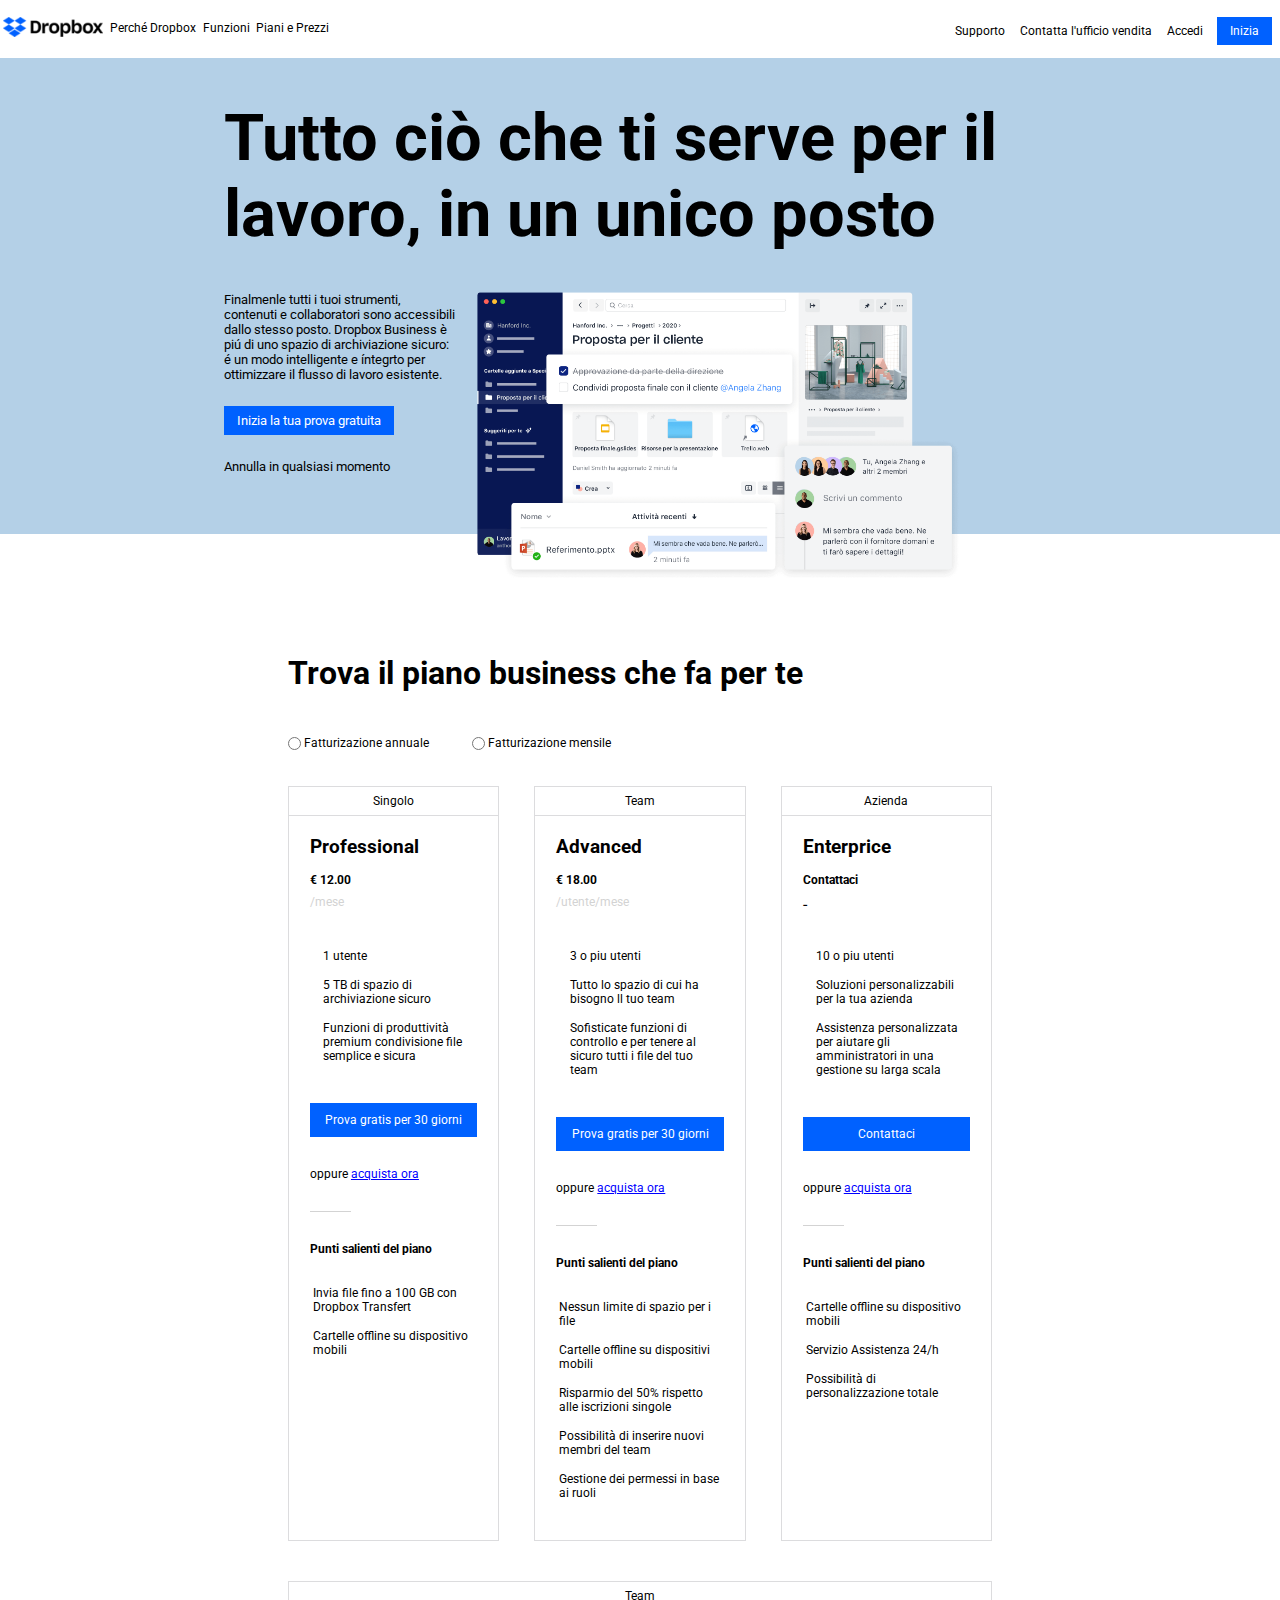
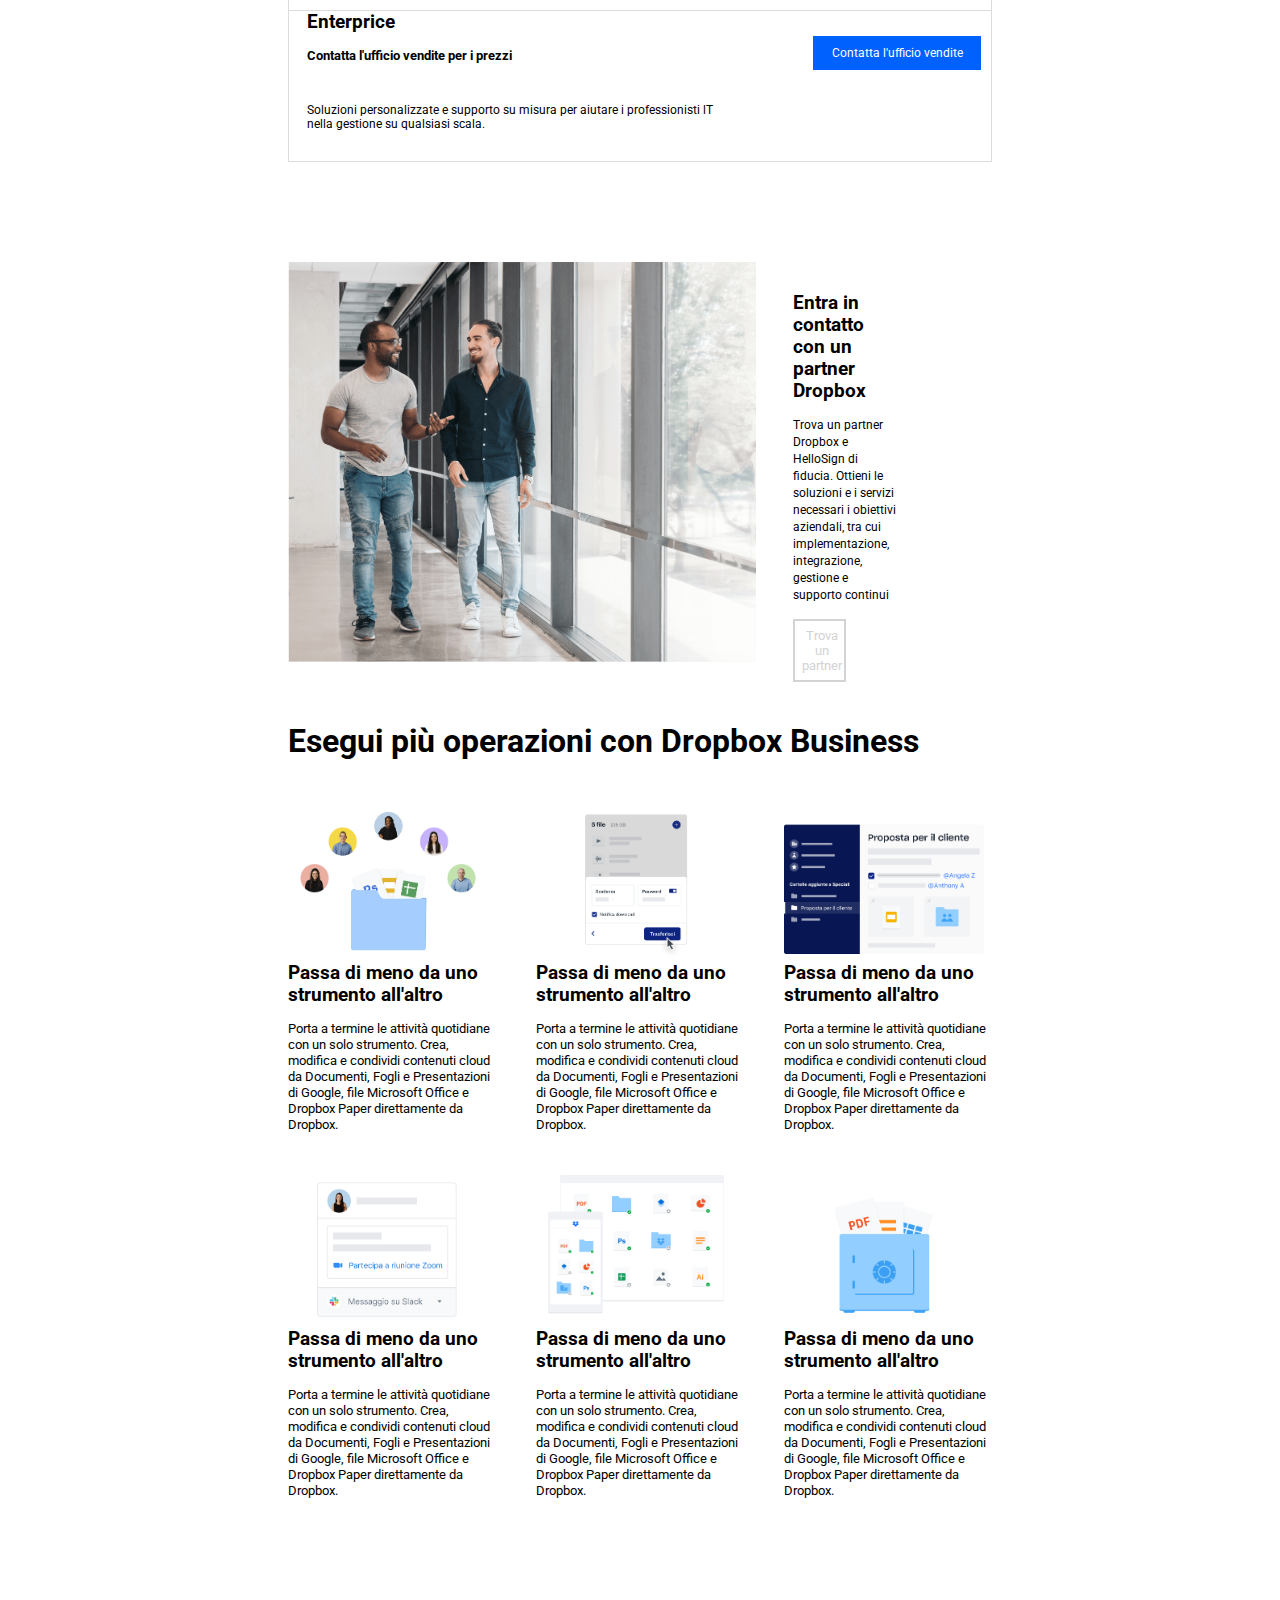
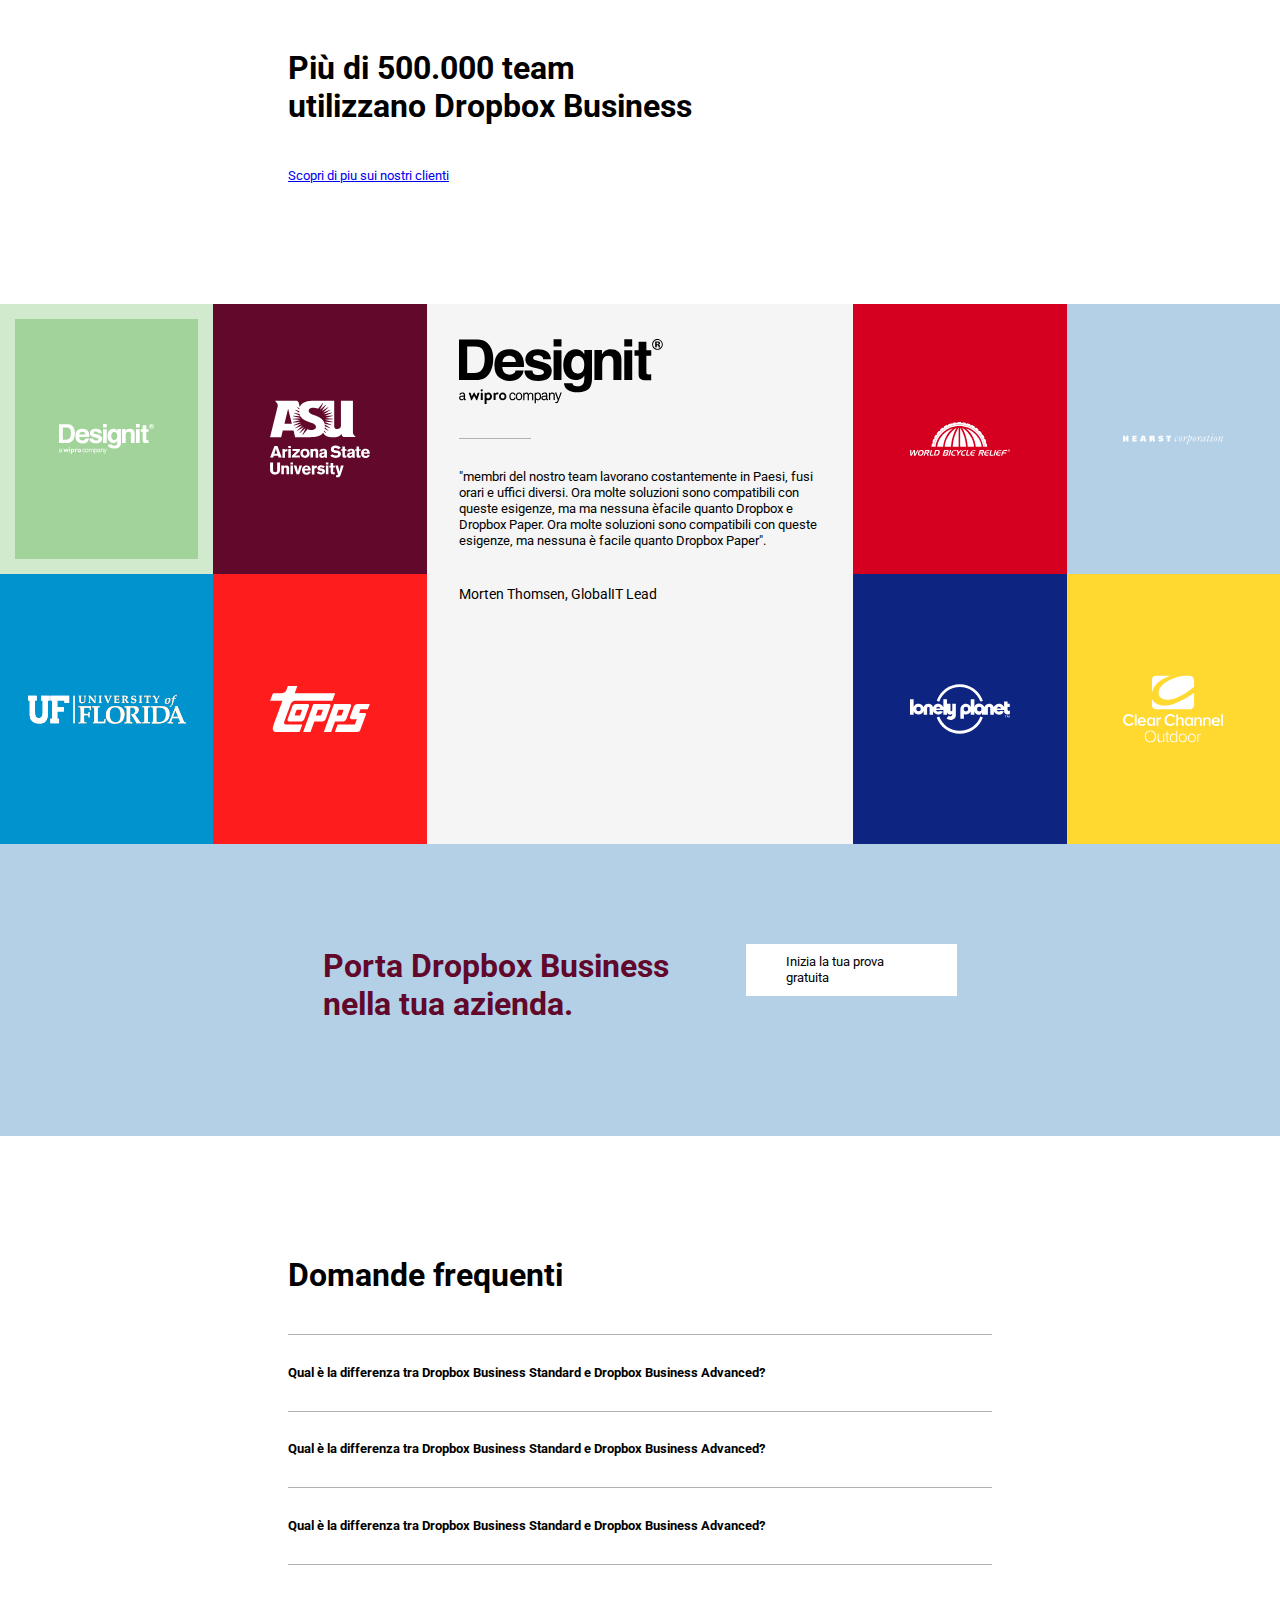
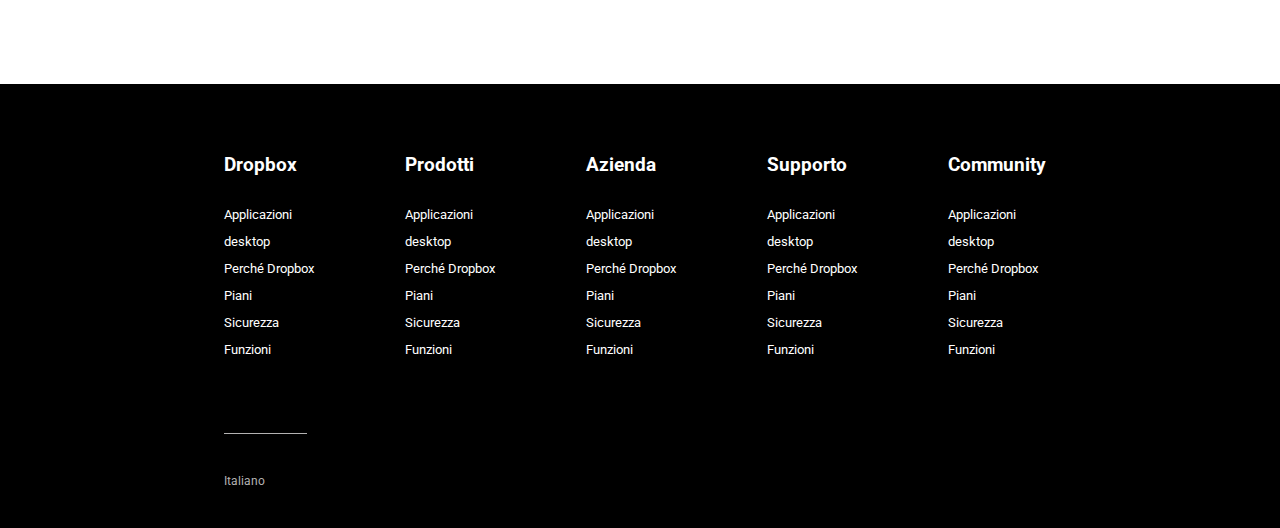
<file: index.html>
<!DOCTYPE html>
<html lang="en">
    <head>
        <meta charset="UTF-8">
        <meta http-equiv="X-UA-Compatible" content="IE=edge">
        <meta name="viewport" content="width=device-width, initial-scale=1.0">
        <link rel="stylesheet" href="./css/style.css">
        <link rel="preconnect" href="https://fonts.googleapis.com">
        <link rel="preconnect" href="https://fonts.gstatic.com" crossorigin>
        <link href="https://fonts.googleapis.com/css2?family=Roboto&display=swap" rel="stylesheet">
        <link rel="stylesheet" href="https://cdnjs.cloudflare.com/ajax/libs/font-awesome/6.2.0/css/all.min.css" integrity="sha512-xh6O/CkQoPOWDdYTDqeRdPCVd1SpvCA9XXcUnZS2FmJNp1coAFzvtCN9BmamE+4aHK8yyUHUSCcJHgXloTyT2A==" crossorigin="anonymous" referrerpolicy="no-referrer" />
        <link href="https://fonts.googleapis.com/css2?family=Roboto:wght@900&display=swap" rel="stylesheet">
        <title>Dropbox</title>
    </head>
    <body>
        <!-- start header -->
        <header>
            <div class="container-header">
                <div class="row-header">
                    <div class="col-header-left">
                        <div class="topbar-left">                
                            <ul>
                                <li><img src="./img/logo-small.png" alt="logo-dropbox"></li>
                                <li><a href="#">Perché Dropbox</a></li>
                                <li><a href="#">Funzioni</a></li>
                                <li><a href="#">Piani e Prezzi</a></li>
                            </ul>
                        </div>
                    </div>
                    <div class="col-header-right">
                        <div class="topbar-right">
                            <ul>
                                <li><a href="#">Supporto</a></li>
                                <li><a href="#">Contatta l'ufficio vendita</a></li>
                                <li><a href="#">Accedi</a></li>
                                <li><a href="#" class="btn">Inizia</a></li>
                            </ul>
                        </div>
                    </div>
                </div>
            </div>
        </header>
        <!-- start first secontion main -->
        <main>
            <div class="container-main-jumbo">
                <div class="row-main-jumbo">
                    <div class="col-main-title-jumbo">
                        <div class="col-title-jumbo">
                            <h1> Tutto ciò che ti serve per il lavoro, in un unico posto</h1>
                        </div>
                    </div>
                    <div class="col-main-pagraph-image">
                        <div class="col-pagraph-jumbo">
                            <div class="pagraph">
                                  <p>Finalmenle tutti i tuoi strumenti, contenuti e collaboratori sono accessibili dallo stesso posto. Dropbox Business è piú di uno spazio di archiviazione sicuro: é un modo intelligente e íntegrto per ottimizzare il flusso di lavoro esistente.</p>
                            </div>                          
                            <div class="padding-btn">
                                <button class="btn">Inizia la tua prova gratuita</button>
                            </div>
                            <p class="padding-bottom">Annulla in qualsiasi momento</p>
                            <i class="fa fa-arrow-down" aria-hidden="true" style="font-size: 30px;"></i>
                        </div>
                        <div class="col-image-jumbo">
                            <img src="./img/jumbo.png" alt="jumbo-dropbox">
                        </div>
                    </div>
                </div>
            </div>
            <!-- start second section -->
            <div class="container-main margin-bottom-120">
                <div class="row-main">
                    <div class="col-main">
                        <div class="col-title-main">
                            <h2>Trova il piano business che fa per te</h2>
                            <span class="font-size">
                                <input type="radio" class="billing"><label> Fatturizazione annuale</label>
                            </span>
                            <span class="font-size">
                                <input type="radio" class="billing"><label> Fatturizazione mensile</label>
                            </span>
                        </div>
                    </div>
                    <div class="col-main-table">
                        <div class= "col-30">
                            <div class="col-sm-title font-size">
                                <span><i class="fa fa-user" aria-hidden="true"></i> Singolo</span> 
                            </div>
                            <div class="col-content">
                                <h3 class="margin-bottom-15">Professional</h3>
                                <span class="font-size margin-bottom-8"><strong>&#8364; 12.00</strong></span>
                                <span class="font-size grey margin-bottom-40">/mese</span>
                                <div class="mini-container font-size margin-bottom-15">
                                    <div class="icons">
                                        <i class="fa fa-user" aria-hidden="true"></i>
                                    </div>
                                    <div class="text">
                                        <span> 1 utente</span>
                                    </div>                                    
                                </div>
                                <div class="mini-container font-size margin-bottom-15">
                                    <div class="icons">
                                        <i class="fa fa-folder" aria-hidden="true"></i>                                        
                                    </div>
                                    <div class="text">
                                        <span> 5 TB di spazio di archiviazione sicuro</span>
                                    </div>
                                </div>
                                <div class="mini-container font-size margin-bottom-40">
                                    <div class="icons">
                                        <i class="fa fa-share-alt" aria-hidden="true" style="padding-right: 5px;"></i>
                                    </div>
                                    <div class="text">
                                        <span> Funzioni di produttività premium condivisione file semplice e sicura</span>
                                    </div>
                                </div>
                                <div class="btn-special margin-bottom-30">
                                    <button>Prova gratis per 30 giorni</button>
                                </div>
                                <div class="underline margin-bottom-30 font-size">
                                    <div class="sm-underline">
                                        <span>oppure</span>
                                    </div>
                                    <a href="#">acquista ora</a>
                                </div>    
                                <strong class="font-size margin-bottom-30">Punti salienti del piano</strong> 
                                <div class="list">
                                    <ul>
                                        <li class="mini-container font-size margin-bottom-15"><i class="fa-solid fa-check" style="color: blue;"></i> Invia file fino a 100 GB con Dropbox Transfert</li>
                                        <li class="mini-container font-size margin-bottom-15"><i class="fa-solid fa-check" style="color: blue;"></i> Cartelle offline su dispositivo mobili</li>    
                                    </ul>
                                </div>        
                            </div>
                        </div>
                        <div class="col-30">
                            <div class="col-sm-title font-size">
                                <span><i class="fa fa-users" aria-hidden="true"></i> Team</span> 
                            </div>
                            <div class="col-content">
                                <h3 class="margin-bottom-15">Advanced</h3>
                                <span class="font-size margin-bottom-8"><strong>&#8364; 18.00</strong></span>
                                <span class="font-size grey margin-bottom-40">/utente/mese</span>
                                <div class="mini-container font-size margin-bottom-15">
                                    <div class="icons">
                                        <i class="fa fa-users" aria-hidden="true"></i>
                                    </div>
                                    <div class="text">
                                        <span> 3 o piu utenti</span>
                                    </div>
                                </div>
                                <div class="mini-container font-size margin-bottom-15">
                                    <div class="icons">
                                        <i class="fa fa-folder" aria-hidden="true"></i>                                        
                                    </div>
                                    <div class="text">
                                        <span> Tutto lo spazio di cui ha bisogno ll tuo team</span>
                                    </div>
                                </div>
                                <div class="mini-container font-size margin-bottom-40">
                                    <div class="icons">
                                        <i class="fa fa-share-alt" aria-hidden="true" style="padding-right: 5px;"></i>
                                    </div>
                                    <div class="text">
                                        <span>Sofisticate funzioni di controllo e per tenere al sicuro tutti i file del tuo team</span>
                                    </div>
                                </div>
                                <div class="btn-special margin-bottom-30">
                                    <button>Prova gratis per 30 giorni</button>
                                </div>
                                <div class="underline margin-bottom-30 font-size">
                                    <div class="sm-underline">
                                        <span>oppure</span>
                                    </div>
                                    <a href="#">acquista ora</a>
                                </div>    
                                <strong class="font-size margin-bottom-30">Punti salienti del piano</strong> 
                                <div class="list">
                                    <ul>
                                        <li class="mini-container font-size margin-bottom-15"><i class="fa-solid fa-check" style="color: blue;"></i> Nessun limite di spazio per i file</li>
                                        <li class="mini-container font-size margin-bottom-15"><i class="fa-solid fa-check" style="color: blue;"></i> Cartelle offline su dispositivi mobili</li>
                                        <li class="mini-container font-size margin-bottom-15"><i class="fa-solid fa-check" style="color: blue;"></i> Risparmio del 50% rispetto alle iscrizioni singole</li>
                                        <li class="mini-container font-size margin-bottom-15"><i class="fa-solid fa-check" style="color: blue;"></i> Possibilità di inserire nuovi membri del team</li>
                                        <li class="mini-container font-size margin-bottom-40"><i class="fa-solid fa-check" style="color: blue;"></i> Gestione dei permessi in base ai ruoli</li>
                                    </ul>
                                </div>    
                            </div>
                        </div>
                        <div class="col-30">
                            <div class="col-sm-title font-size">
                                <span><i class="fa-solid fa-building"></i> Azienda</span> 
                            </div>
                            <div class="col-content">
                                <h3 class="margin-bottom-15">Enterprice</h3>
                                <span class="font-size margin-bottom-8"><strong>Contattaci</strong></span>
                                <span class="margin-bottom-35">-</span>
                                <div class="mini-container font-size margin-bottom-15">
                                    <div class="icons">
                                        <i class="fa fa-user" aria-hidden="true"></i>
                                    </div>
                                    <div class="text">
                                        <span> 10 o piu utenti</span>
                                    </div>
                                </div> 
                                <div class="mini-container font-size margin-bottom-15">
                                    <div class="icons">
                                        <i class="fa fa-folder" aria-hidden="true"></i>                                        
                                    </div>
                                    <div class="text">
                                        <span> Soluzioni personalizzabili per la tua azienda</span>
                                    </div>
                                </div> 
                                <div class="mini-container font-size margin-bottom-40">
                                    <div class="icons">
                                        <i class="fa fa-share-alt" aria-hidden="true" style="padding-right: 5px;"></i>
                                    </div>
                                    <div class="text">
                                        <span>Assistenza personalizzata per aiutare gli amministratori in una gestione su larga scala</span>
                                    </div>
                                </div>     
                                <div class="btn-special margin-bottom-30">
                                    <button>Contattaci</button>
                                </div>         
                                <div class="underline margin-bottom-30 font-size">
                                    <div class="sm-underline">
                                        <span>oppure</span>
                                    </div>
                                    <a href="#">acquista ora</a>
                                </div>    
                                <strong class="font-size margin-bottom-30">Punti salienti del piano</strong> 
                                <div class="list">
                                    <ul>
                                        <li class="mini-container font-size margin-bottom-15"><i class="fa-solid fa-check" style="color: blue;"></i> Cartelle offline su dispositivo mobili</li>
                                        <li class="mini-container font-size margin-bottom-15"><i class="fa-solid fa-check" style="color: blue;"></i> Servizio Assistenza 24/h</li>
                                        <li class="mini-container font-size margin-bottom-15"><i class="fa-solid fa-check" style="color: blue;"></i>Possibilità di personalizzazione totale</li>
                                    </ul>
                                </div>                                                                      
                            </div>
                        </div>  
                    </div>
                </div>
                <!-- start the third section -->
                <div id="margin-bottom-100" class="row-main">
                    <div class="col-main-2">
                        <div class="col-sm-title-2 font-size">
                            <span><i class="fa-solid fa-building"></i> Team</span> 
                        </div>
                    </div>
                    <div class="col-content-2">
                        <div class="content-left">
                            <h3 class="margin-bottom-15">Enterprice </h3>
                            <h5 class="margin-bottom-40">Contatta l'ufficio vendite per i prezzi</h5>
                            <p class="font-size margin-bottom-30">Soluzioni personalizzate e supporto su misura per aiutare i professionisti lT nella gestione su qualsiasi scala.</p>
                        </div>
                        <div class="content-right">
                            <div class="btn-special-2">
                                <button>Contatta l'ufficio vendite</button>
                            </div>                                
                        </div>
                    </div>
                </div>
                <!-- start the fourth section -->
                <div class="row-main margin-bottom-100">
                    <div class="col-content-3">
                        <div class="content-image">
                            <img src="./img/partner.png" alt="photo-partner">
                        </div>
                        <div class="text-right">
                            <h3 class="margin-bottom-15">Entra in contatto con un partner Dropbox</h3>
                            <p class="font-size margin-bottom-15">Trova un partner Dropbox e HelloSign di fiducia. Ottieni le soluzioni e i servizi necessari i obiettivi aziendali, tra cui implementazione, integrazione, gestione e supporto continui</p>
                            <div class="btn-special-grey">
                                <button>Trova un partner</button>
                            </div>
                        </div>
                    </div>
                </div>
                <!-- start the fith section -->
                <div id="margin-bottom-150" class="row-main">
                    <div class="col-main-3">
                        <div class="col-title">
                            <h2>Esegui più operazioni con Dropbox Business</h2> 
                        </div>
                    </div>
                    <div class="col-main-flex">
                        <div class="step margin-right">
                            <img src="./img/business-feature-switching-tools.png" alt="photo-business">
                            <h3 class="margin-bottom-15">Passa di meno da uno strumento all'altro</h3>
                            <p class="font-size-special margin-bottom-30">Porta a termine le attività quotidiane con un solo strumento. Crea, modifica e condividi contenuti cloud da Documenti, Fogli e Presentazioni di Google, file Microsoft Office e Dropbox Paper direttamente da Dropbox.</p>
                            <div class="column">
                                <img src="./img/business-feature-integrations-it.png" alt="photo-business-3">
                                <h3 class="margin-bottom-15">Passa di meno da uno strumento all'altro</h3>
                                <p class="font-size-special">Porta a termine le attività quotidiane con un solo strumento. Crea, modifica e     condividi contenuti cloud da Documenti, Fogli e Presentazioni di Google, file Microsoft Office e Dropbox    Paper direttamente da Dropbox.</p>
                            </div>
                        </div>                    
                        <div class="step margin-right">
                            <img src="./img/business-feature-send-files-it.png" alt="photo-business-1">
                            <h3 class="margin-bottom-15">Passa di meno da uno strumento all'altro</h3>
                            <p class="font-size-special margin-bottom-30">Porta a termine le attività quotidiane con un solo strumento. Crea, modifica e     condividi contenuti cloud da Documenti, Fogli e Presentazioni di Google, file Microsoft Office e Dropbox    Paper direttamente da Dropbox.</p>
                            <div class="column">
                                <img src="./img/business-feature-multi-device.png" alt="photo-business-4">
                                <h3 class="margin-bottom-15">Passa di meno da uno strumento all'altro</h3>
                                <p class="font-size-special">Porta a termine le attività quotidiane con un solo strumento. Crea, modifica e condividi     contenuti cloud da Documenti, Fogli e Presentazioni di Google, file Microsoft Office e Dropbox Paper     direttamente da Dropbox.</p>
                            </div>
                        </div>                                         
                        <div class="step">
                            <img src="./img/business-feature-coordinate-it.png" alt="photo-business-2">
                            <h3 class="margin-bottom-15">Passa di meno da uno strumento all'altro</h3>
                            <p class="font-size-special margin-bottom-30">Porta a termine le attività quotidiane con un solo strumento. Crea, modifica e condividi contenuti cloud da Documenti, Fogli e Presentazioni di Google, file Microsoft Office e Dropbox Paper direttamente da Dropbox.</p>
                            <div class="column">
                                <img src="./img/business-feature-security.png" alt="photo-business-5">
                                <h3 class="margin-bottom-15">Passa di meno da uno strumento all'altro</h3>
                                <p class="font-size-special">Porta a termine le attività quotidiane con un solo strumento. Crea, modifica e       condividi contenuti cloud da Documenti, Fogli e Presentazioni di Google, file Microsoft Office e Dropbox    Paper direttamente da Dropbox.</p>
                            </div>   
                        </div>                        
                    </div>
                </div>  
                <div class="row-main">
                    <div class="col-big-title">
                        <h2>Più di 500.000 team utilizzano Dropbox Business</h2>
                    </div>
                    <div class="sm-p">
                        <a href="#" class="font-size-special">Scopri di piu sui nostri clienti</a>
                    </div>
                </div>
            </div>
            <!-- start the seven section -->
            <div class="container-logo">
                <div class="row-logo">
                    <div class="col-square-logo-left">
                        <div class="rectangle-top">
                            <div class="square green size-square">
                                <img src="./img/designit.svg" alt="logo-top-left">
                            </div>
                            <div class="square brown size-square-1">
                                <img src="./img/arizona_state_university.svg" alt="logo-top-left">
                            </div>
                        </div>
                        <div class="rectangle-bottom">
                            <div class="square blue size-square">
                                <img src="./img/university_of_florida.svg" alt="logo-bottom-left">
                            </div>
                            <div class="square orange size-square-1">
                                <img src="./img/topps.svg" alt="logo-bottom-left">
                            </div>
                        </div>
                    </div>
                    <div class="col-square-logo-mid">
                        <div class="big-square">
                            <img class="margin-bottom-30" src="./img/designit.svg" alt="main-logo">
                            <hr class="margin-bottom-30">
                            <p class="font-size-special margin-bottom-35">"membri del nostro team lavorano costantemente in Paesi, fusi orari e uffici diversi. Ora molte soluzioni sono compatibili con queste esigenze, ma ma nessuna èfacile quanto Dropbox e Dropbox Paper. Ora molte soluzioni sono compatibili con queste esigenze, ma nessuna è facile quanto Dropbox Paper".</p>
                            <span>Morten Thomsen, GlobalIT Lead</span>
                        </div>
                    </div>
                    <div class="col-square-logo-right">
                        <div class="rectangle-top">
                            <div class="square lightorange size-square-1">
                                <img src="./img/world_bicycle_relief.svg" alt="logo-top-left">
                            </div>
                            <div class="square lightblue size-square-1">
                                <img src="./img/hearst_corp.svg" alt="logo-top-left">
                            </div>
                        </div>
                        <div class="rectangle-bottom">
                            <div class="square blackblue size-square-1">
                                <img src="./img/lonely_planet.svg" alt="logo-bottom-left">
                            </div>
                            <div class="square yellow size-square-1">
                                <img src="./img/clear_channel.svg" alt="logo-bottom-left">
                            </div>
                        </div>
                    </div>
                </div>
            </div>
            <!-- start octave seciton -->
            <div class="container margin-bottom-120">
                <div class="row-main">
                    <div class="col-text">
                        <div class="left-text">
                            <h2 id="margin-0">Porta Dropbox Business nella tua azienda.</h2>
                        </div>
                        <div class="right-button font-size-special margin-bottom-30">
                            <button class="right-special-button">Inizia la tua prova gratuita</button>
                        </div>
                    </div>
                </div>
            </div>
            <div class="container-answer margin-bottom-120">
                <div class="row-main">
                    <div class="col-title-answer">
                        <div class="title-answer">
                            <h2>Domande frequenti</h2>
                        </div>
                        <hr>
                        <div class="answer">
                            <p class="font-size-special"><strong>Qual è la differenza tra Dropbox Business Standard e Dropbox Business Advanced?</strong></p>
                            <i class="fa fa-angle-down" aria-hidden="true"></i>
                        </div>
                        <hr>
                        <div class="answer">
                            <p class="font-size-special"><strong>Qual è la differenza tra Dropbox Business Standard e Dropbox Business Advanced?</strong></p>
                            <i class="fa fa-angle-down" aria-hidden="true"></i>
                        </div>
                        <hr>
                        <div class="answer">
                            <p class="font-size-special"><strong>Qual è la differenza tra Dropbox Business Standard e Dropbox Business Advanced?</strong></p>
                            <i class="fa fa-angle-down" aria-hidden="true"></i>
                        </div>
                        <hr>
                    </div>
                </div>
            </div>
        </main>
        <footer>
            <div class="container-footer">
                <div class="row-footer">
                    <div class="col-footer">
                        <div class="unlist margin-right">
                            <h3>Dropbox</h3>
                            <ul class="font-size-special">
                                <li>Applicazioni desktop</li>
                                <li>Perché Dropbox</li>
                                <li>Piani</li>
                                <li>Sicurezza</li>
                                <li>Funzioni</li>
                            </ul>
                        </div>
                        <div class="unlist margin-right">
                            <h3>Prodotti</h3>
                            <ul class="font-size-special">
                                <li>Applicazioni desktop</li>
                                <li>Perché Dropbox</li>
                                <li>Piani</li>
                                <li>Sicurezza</li>
                                <li>Funzioni</li>
                            </ul>
                        </div>
                        <div class="unlist margin-right">
                            <h3>Azienda</h3>
                            <ul class="font-size-special">
                                <li>Applicazioni desktop</li>
                                <li>Perché Dropbox</li>
                                <li>Piani</li>
                                <li>Sicurezza</li>
                                <li>Funzioni</li>
                            </ul>
                        </div>
                        <div class="unlist margin-right">
                            <h3>Supporto</h3>
                            <ul class="font-size-special">
                                <li>Applicazioni desktop</li>
                                <li>Perché Dropbox</li>
                                <li>Piani</li>
                                <li>Sicurezza</li>
                                <li>Funzioni</li>
                            </ul>
                        </div>
                        <div class="unlist">
                            <h3>Community</h3>
                            <ul class="font-size-special">
                                <li>Applicazioni desktop</li>
                                <li>Perché Dropbox</li>
                                <li>Piani</li>
                                <li>Sicurezza</li>
                                <li>Funzioni</li>
                            </ul>
                        </div>
                    </div>
                    <hr class="margin-bottom-40">
                    <div class="col-sm-logo font-size">
                        <span><i class="fa fa-globe" aria-hidden="true"></i> Italiano <i class="fa-solid fa-angle-up"></i></span>
                    </div>
                </div>
            </div>
        </footer>
    </body>
</html>
</file>
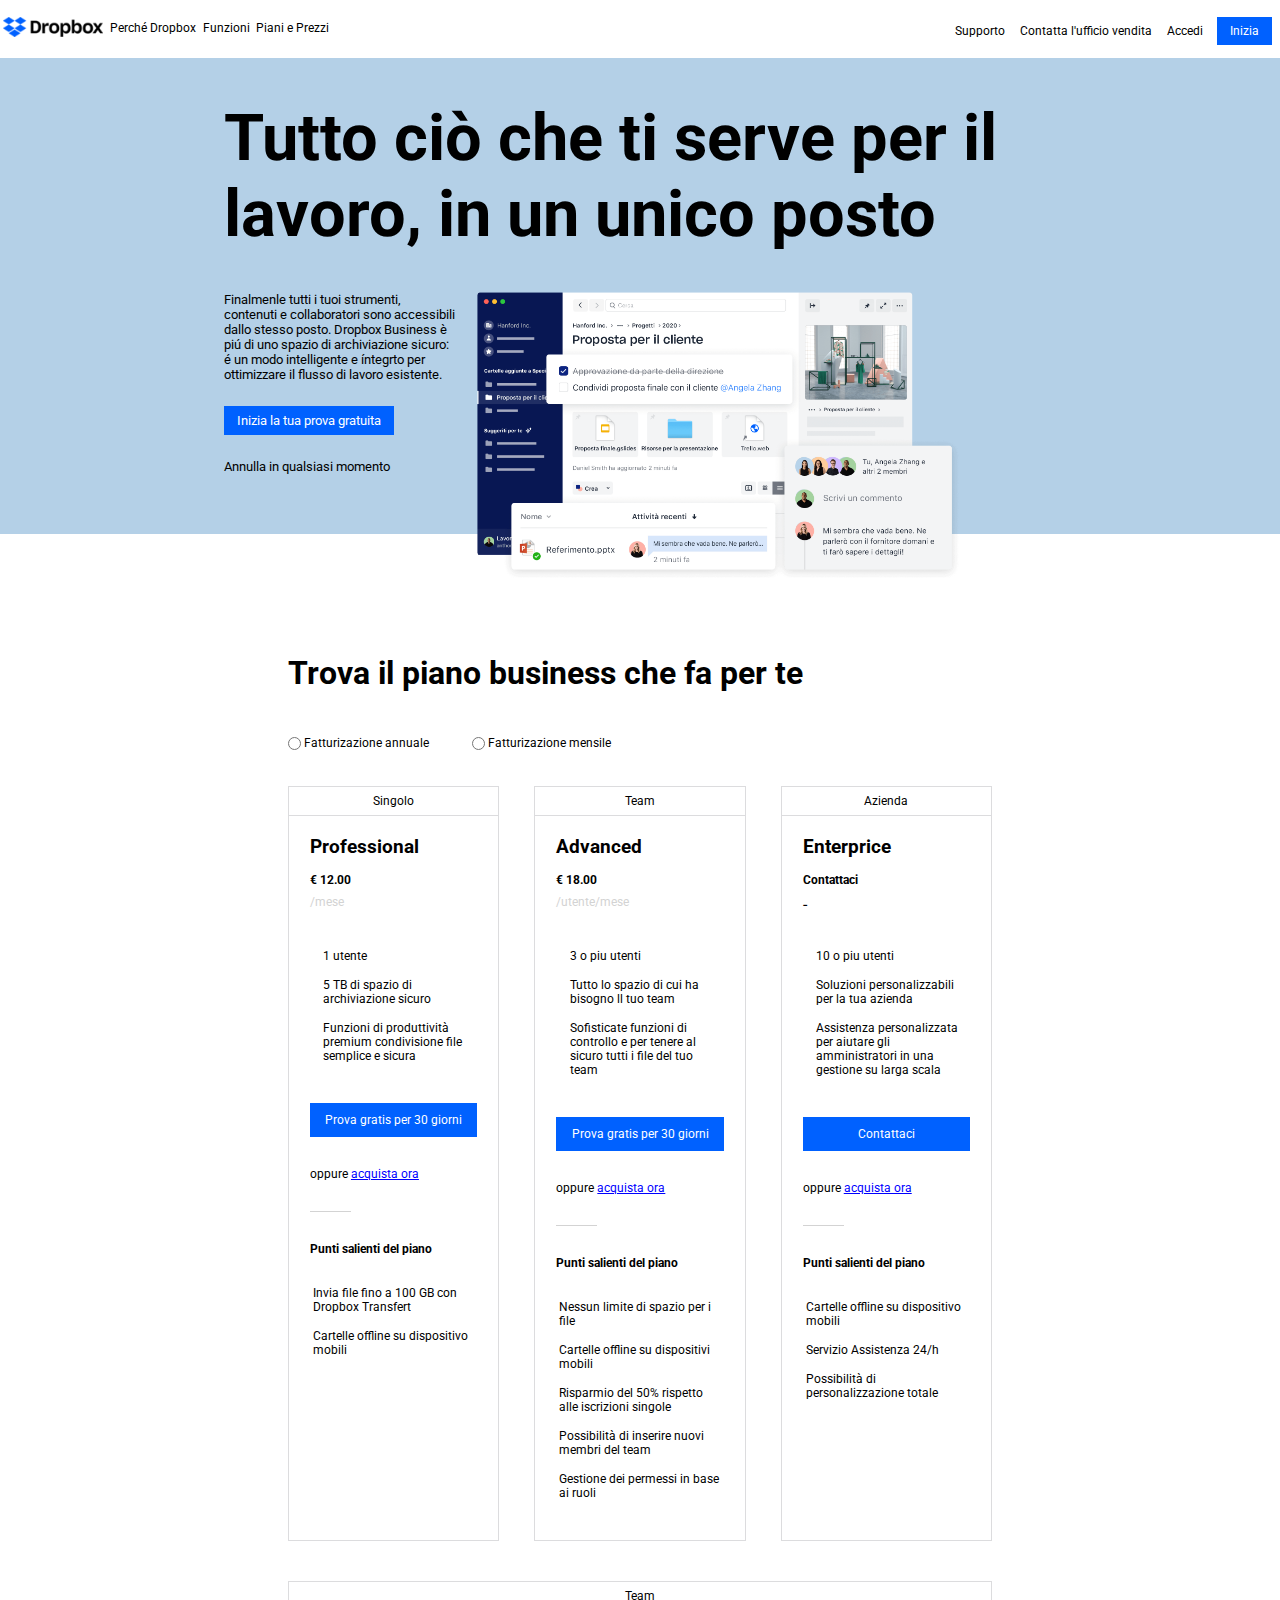
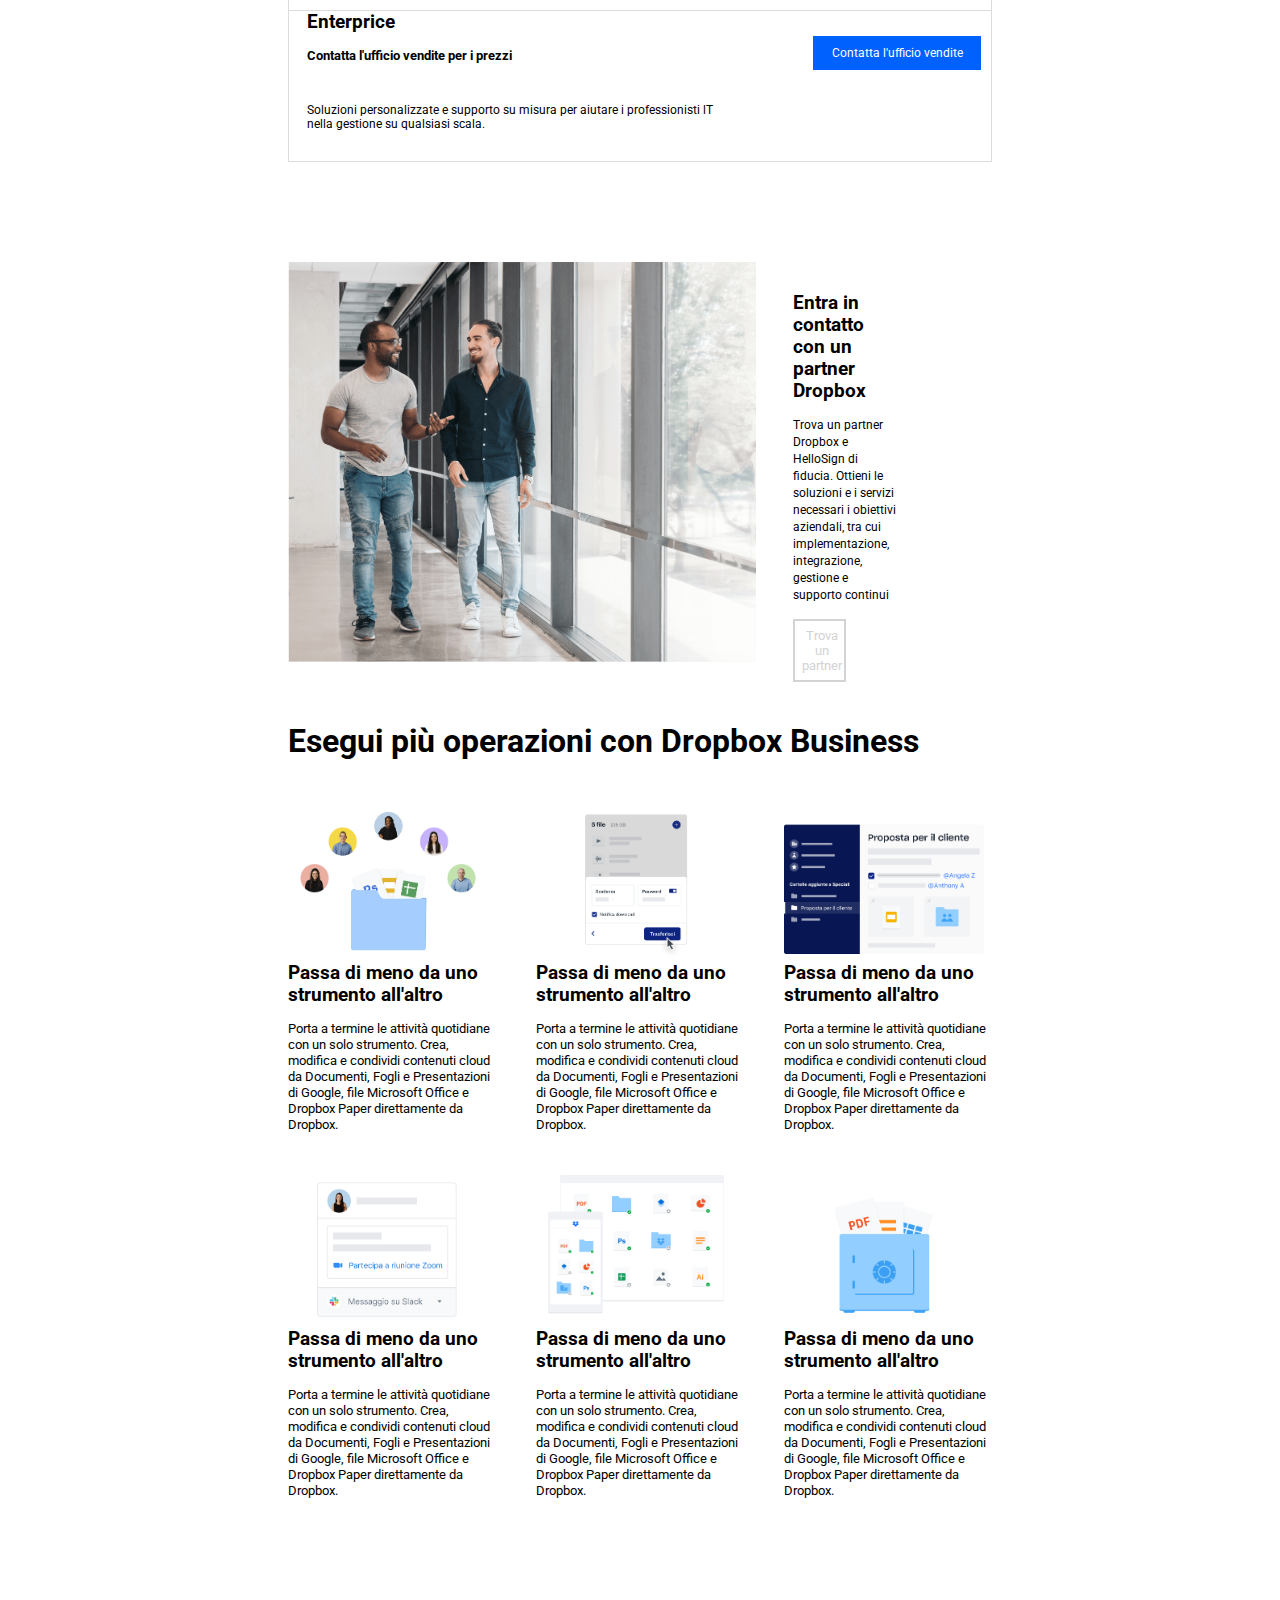
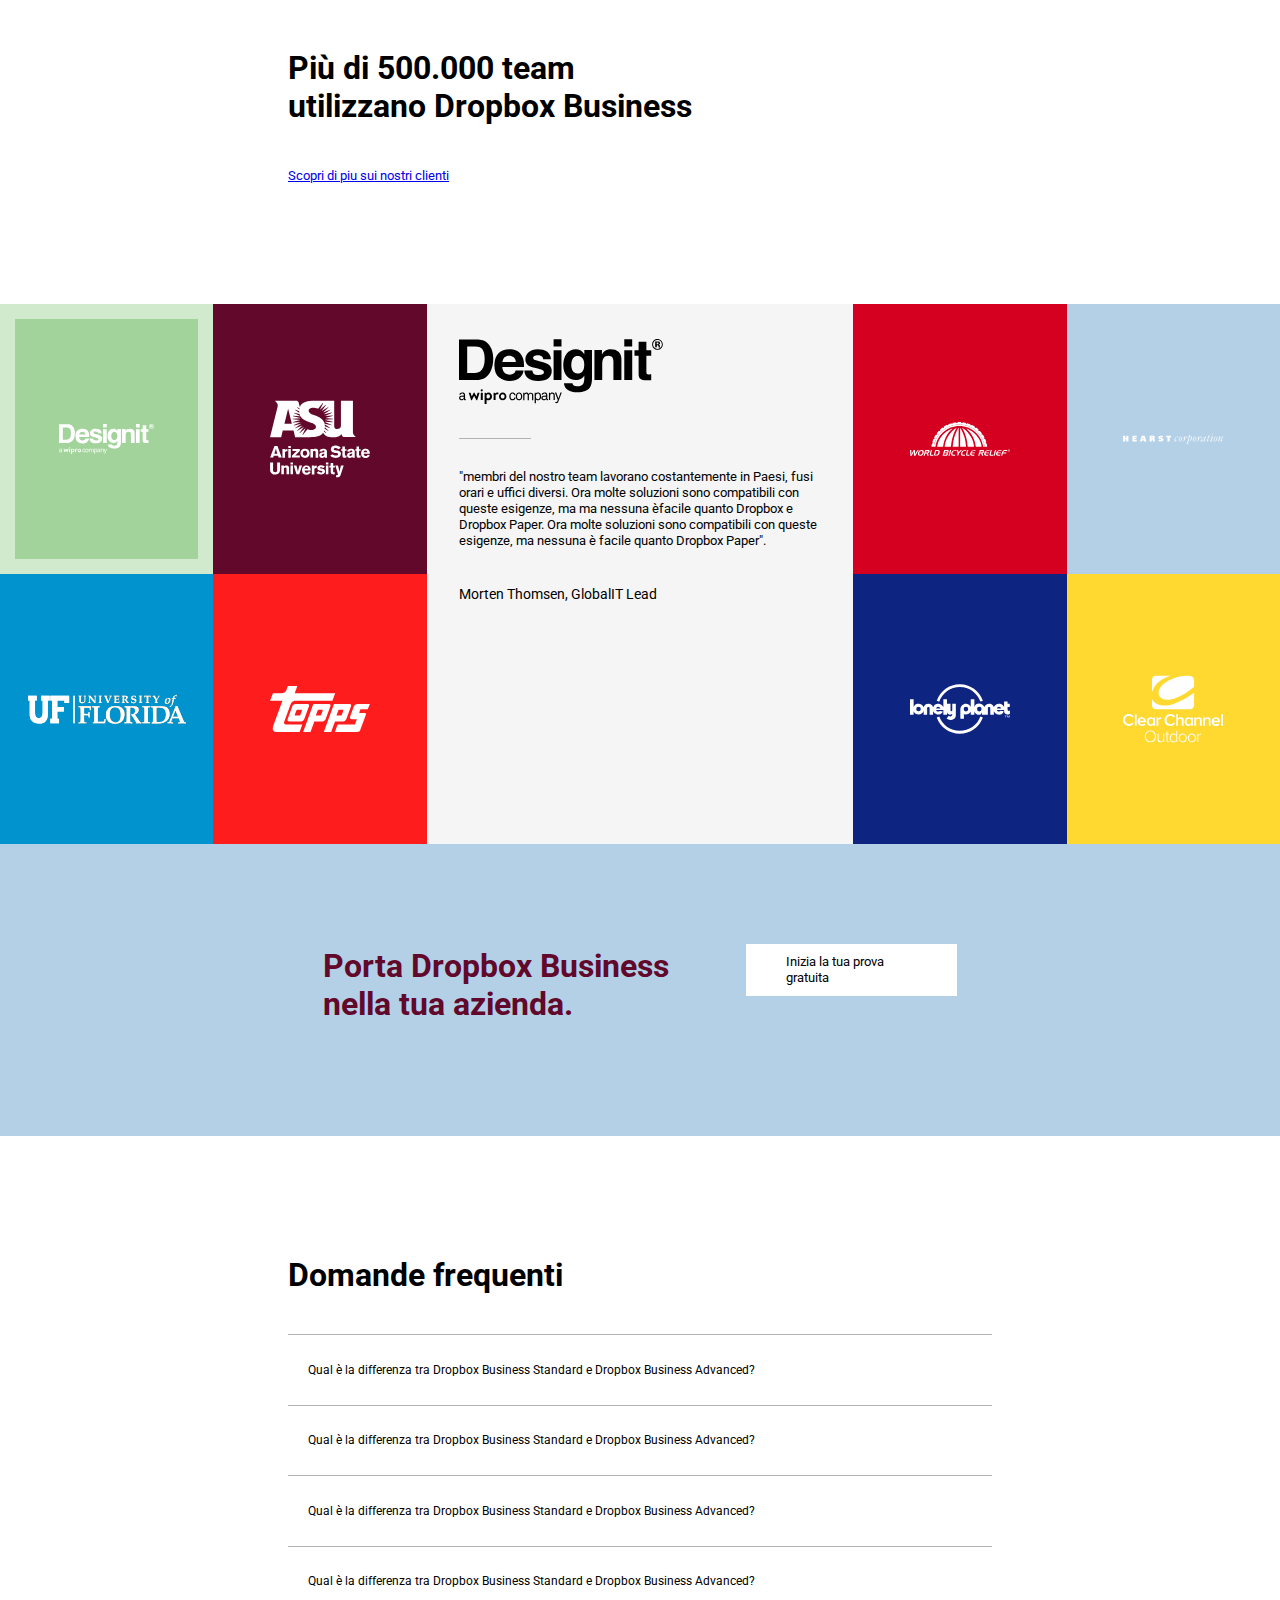
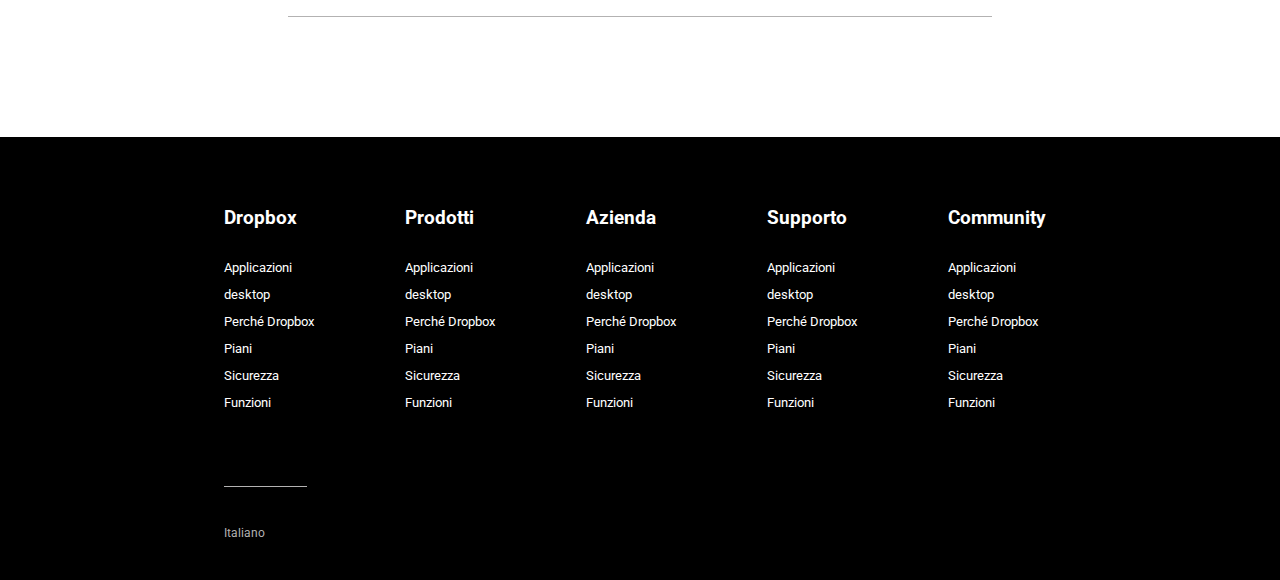
<file: bonus/index.html>
<!DOCTYPE html>
<html lang="en">
    <head>
        <meta charset="UTF-8">
        <meta http-equiv="X-UA-Compatible" content="IE=edge">
        <meta name="viewport" content="width=device-width, initial-scale=1.0">
        <link rel="stylesheet" href="./css/style.css">
        <link rel="preconnect" href="https://fonts.googleapis.com">
        <link rel="preconnect" href="https://fonts.gstatic.com" crossorigin>
        <link href="https://fonts.googleapis.com/css2?family=Roboto&display=swap" rel="stylesheet">
        <link rel="stylesheet" href="https://cdnjs.cloudflare.com/ajax/libs/font-awesome/6.2.0/css/all.min.css" integrity="sha512-xh6O/CkQoPOWDdYTDqeRdPCVd1SpvCA9XXcUnZS2FmJNp1coAFzvtCN9BmamE+4aHK8yyUHUSCcJHgXloTyT2A==" crossorigin="anonymous" referrerpolicy="no-referrer" />
        <link href="https://fonts.googleapis.com/css2?family=Roboto:wght@900&display=swap" rel="stylesheet">
        <title>Dropbox</title>
    </head>
    <body>
        <!-- start header -->
        <header>
            <div class="container-header">
                <div class="row-header">
                    <div class="col-header-left">
                        <div class="topbar-left">                
                            <ul>
                                <li><img src="./img/logo-small.png" alt="logo-dropbox"></li>
                                <li class="dropdown">
                                    <a href="#">Perché Dropbox</a>
                                    <div class="dropdown-content font-size">
                                        <p>hello word</p>
                                    </div>
                                </li>
                                <li class="dropdown">
                                    <a href="#">Funzioni</a>
                                    <div class="dropdown-content font-size">
                                        <p>hello word</p>
                                    </div>
                                </li>
                                <li class="hover">
                                    <a href="#">Piani e Prezzi</a>                                    
                                </li>
                            </ul>
                        </div>
                    </div>
                    <div class="col-header-right">
                        <div class="topbar-right">
                            <ul>
                                <li class="dropdown">
                                    <a href="#">Supporto</a>
                                    <div class="dropdown-content font-size">
                                        <p>hello word</p>
                                    </div>
                                </li>
                                <li class="dropdown">
                                    <a href="#">Contatta l'ufficio vendita</a>
                                    <div class="dropdown-content font-size">
                                        <p>hello word</p>
                                    </div>
                                </li>
                                <li class="hover">
                                    <a href="#">Accedi</a>
                                </li>
                                <li class="hover">                  
                                    <a href="#" class="btn">Inizia</a>                                                                        
                                </li>
                            </ul>
                        </div>
                    </div>
                </div>
            </div>
        </header>
        <!-- start first secontion main -->
        <main>
            <div class="container-main-jumbo">
                <div class="row-main-jumbo">
                    <div class="col-main-title-jumbo">
                        <div class="col-title-jumbo">
                            <h1> Tutto ciò che ti serve per il lavoro, in un unico posto</h1>
                        </div>
                    </div>
                    <div class="col-main-pagraph-image">
                        <div class="col-pagraph-jumbo">
                            <div class="pagraph">
                                  <p>Finalmenle tutti i tuoi strumenti, contenuti e collaboratori sono accessibili dallo stesso posto. Dropbox Business è piú di uno spazio di archiviazione sicuro: é un modo intelligente e íntegrto per ottimizzare il flusso di lavoro esistente.</p>
                            </div>                          
                            <div class="padding-btn hover">
                                <button class="btn">Inizia la tua prova gratuita</button>
                            </div>
                            <p class="padding-bottom">Annulla in qualsiasi momento</p>
                            <i class="fa fa-arrow-down" aria-hidden="true" style="font-size: 30px;"></i>
                        </div>
                        <div class="col-image-jumbo">
                            <img src="./img/jumbo.png" alt="jumbo-dropbox">
                        </div>
                    </div>
                </div>
            </div>
            <!-- start second section -->
            <div class="container-main margin-bottom-120">
                <div class="row-main">
                    <div class="col-main">
                        <div class="col-title-main">
                            <h2>Trova il piano business che fa per te</h2>
                            <span class="font-size">
                                <input type="radio" class="billing"><label> Fatturizazione annuale</label>
                            </span>
                            <span class="font-size">
                                <input type="radio" class="billing"><label> Fatturizazione mensile</label>
                            </span>
                        </div>
                    </div>
                    <div class="col-main-table">
                        <div class= "col-30">
                            <div class="col-sm-title font-size">
                                <span><i class="fa fa-user" aria-hidden="true"></i> Singolo</span> 
                            </div>
                            <div class="col-content">
                                <h3 class="margin-bottom-15">Professional</h3>
                                <span class="font-size margin-bottom-8"><strong>&#8364; 12.00</strong></span>
                                <span class="font-size grey margin-bottom-40">/mese</span>
                                <div class="mini-container font-size margin-bottom-15">
                                    <div class="icons">
                                        <i class="fa fa-user" aria-hidden="true"></i>
                                    </div>
                                    <div class="text">
                                        <span> 1 utente</span>
                                    </div>                                    
                                </div>
                                <div class="mini-container font-size margin-bottom-15">
                                    <div class="icons">
                                        <i class="fa fa-folder" aria-hidden="true"></i>                                        
                                    </div>
                                    <div class="text">
                                        <span> 5 TB di spazio di archiviazione sicuro</span>
                                    </div>
                                </div>
                                <div class="mini-container font-size margin-bottom-40">
                                    <div class="icons">
                                        <i class="fa fa-share-alt" aria-hidden="true" style="padding-right: 5px;"></i>
                                    </div>
                                    <div class="text">
                                        <span> Funzioni di produttività premium condivisione file semplice e sicura</span>
                                    </div>
                                </div>
                                <div class="btn-special margin-bottom-30 hover">
                                    <button>Prova gratis per 30 giorni</button>
                                </div>
                                <div class="underline margin-bottom-30 font-size">
                                    <div class="sm-underline">
                                        <span>oppure</span>
                                    </div>
                                    <a href="#">acquista ora</a>
                                </div>    
                                <strong class="font-size margin-bottom-30">Punti salienti del piano</strong> 
                                <div class="list">
                                    <ul>
                                        <li class="mini-container font-size margin-bottom-15"><i class="fa-solid fa-check" style="color: blue;"></i> Invia file fino a 100 GB con Dropbox Transfert</li>
                                        <li class="mini-container font-size margin-bottom-15"><i class="fa-solid fa-check" style="color: blue;"></i> Cartelle offline su dispositivo mobili</li>    
                                    </ul>
                                </div>        
                            </div>
                        </div>
                        <div class="col-30">
                            <div class="col-sm-title font-size">
                                <span><i class="fa fa-users" aria-hidden="true"></i> Team</span> 
                            </div>
                            <div class="col-content">
                                <h3 class="margin-bottom-15">Advanced</h3>
                                <span class="font-size margin-bottom-8"><strong>&#8364; 18.00</strong></span>
                                <span class="font-size grey margin-bottom-40">/utente/mese</span>
                                <div class="mini-container font-size margin-bottom-15">
                                    <div class="icons">
                                        <i class="fa fa-users" aria-hidden="true"></i>
                                    </div>
                                    <div class="text">
                                        <span> 3 o piu utenti</span>
                                    </div>
                                </div>
                                <div class="mini-container font-size margin-bottom-15">
                                    <div class="icons">
                                        <i class="fa fa-folder" aria-hidden="true"></i>                                        
                                    </div>
                                    <div class="text">
                                        <span> Tutto lo spazio di cui ha bisogno ll tuo team</span>
                                    </div>
                                </div>
                                <div class="mini-container font-size margin-bottom-40">
                                    <div class="icons">
                                        <i class="fa fa-share-alt" aria-hidden="true" style="padding-right: 5px;"></i>
                                    </div>
                                    <div class="text">
                                        <span>Sofisticate funzioni di controllo e per tenere al sicuro tutti i file del tuo team</span>
                                    </div>
                                </div>
                                <div class="btn-special margin-bottom-30 hover">
                                    <button>Prova gratis per 30 giorni</button>
                                </div>
                                <div class="underline margin-bottom-30 font-size">
                                    <div class="sm-underline">
                                        <span>oppure</span>
                                    </div>
                                    <a href="#">acquista ora</a>
                                </div>    
                                <strong class="font-size margin-bottom-30">Punti salienti del piano</strong> 
                                <div class="list">
                                    <ul>
                                        <li class="mini-container font-size margin-bottom-15"><i class="fa-solid fa-check" style="color: blue;"></i> Nessun limite di spazio per i file</li>
                                        <li class="mini-container font-size margin-bottom-15"><i class="fa-solid fa-check" style="color: blue;"></i> Cartelle offline su dispositivi mobili</li>
                                        <li class="mini-container font-size margin-bottom-15"><i class="fa-solid fa-check" style="color: blue;"></i> Risparmio del 50% rispetto alle iscrizioni singole</li>
                                        <li class="mini-container font-size margin-bottom-15"><i class="fa-solid fa-check" style="color: blue;"></i> Possibilità di inserire nuovi membri del team</li>
                                        <li class="mini-container font-size margin-bottom-40"><i class="fa-solid fa-check" style="color: blue;"></i> Gestione dei permessi in base ai ruoli</li>
                                    </ul>
                                </div>    
                            </div>
                        </div>
                        <div class="col-30">
                            <div class="col-sm-title font-size">
                                <span><i class="fa-solid fa-building"></i> Azienda</span> 
                            </div>
                            <div class="col-content">
                                <h3 class="margin-bottom-15">Enterprice</h3>
                                <span class="font-size margin-bottom-8"><strong>Contattaci</strong></span>
                                <span class="margin-bottom-35">-</span>
                                <div class="mini-container font-size margin-bottom-15">
                                    <div class="icons">
                                        <i class="fa fa-user" aria-hidden="true"></i>
                                    </div>
                                    <div class="text">
                                        <span> 10 o piu utenti</span>
                                    </div>
                                </div> 
                                <div class="mini-container font-size margin-bottom-15">
                                    <div class="icons">
                                        <i class="fa fa-folder" aria-hidden="true"></i>                                        
                                    </div>
                                    <div class="text">
                                        <span> Soluzioni personalizzabili per la tua azienda</span>
                                    </div>
                                </div> 
                                <div class="mini-container font-size margin-bottom-40">
                                    <div class="icons">
                                        <i class="fa fa-share-alt" aria-hidden="true" style="padding-right: 5px;"></i>
                                    </div>
                                    <div class="text">
                                        <span>Assistenza personalizzata per aiutare gli amministratori in una gestione su larga scala</span>
                                    </div>
                                </div>     
                                <div class="btn-special margin-bottom-30 hover">
                                    <button>Contattaci</button>
                                </div>         
                                <div class="underline margin-bottom-30 font-size">
                                    <div class="sm-underline">
                                        <span>oppure</span>
                                    </div>
                                    <a href="#">acquista ora</a>
                                </div>    
                                <strong class="font-size margin-bottom-30">Punti salienti del piano</strong> 
                                <div class="list">
                                    <ul>
                                        <li class="mini-container font-size margin-bottom-15"><i class="fa-solid fa-check" style="color: blue;"></i> Cartelle offline su dispositivo mobili</li>
                                        <li class="mini-container font-size margin-bottom-15"><i class="fa-solid fa-check" style="color: blue;"></i> Servizio Assistenza 24/h</li>
                                        <li class="mini-container font-size margin-bottom-15"><i class="fa-solid fa-check" style="color: blue;"></i>Possibilità di personalizzazione totale</li>
                                    </ul>
                                </div>                                                                      
                            </div>
                        </div>  
                    </div>
                </div>
                <!-- start the third section -->
                <div id="margin-bottom-100" class="row-main">
                    <div class="col-main-2">
                        <div class="col-sm-title-2 font-size">
                            <span><i class="fa-solid fa-building"></i> Team</span> 
                        </div>
                    </div>
                    <div class="col-content-2">
                        <div class="content-left">
                            <h3 class="margin-bottom-15">Enterprice </h3>
                            <h5 class="margin-bottom-40">Contatta l'ufficio vendite per i prezzi</h5>
                            <p class="font-size margin-bottom-30">Soluzioni personalizzate e supporto su misura per aiutare i professionisti lT nella gestione su qualsiasi scala.</p>
                        </div>
                        <div class="content-right">
                            <div class="btn-special-2 hover">
                                <button>Contatta l'ufficio vendite</button>
                            </div>                                
                        </div>
                    </div>
                </div>
                <!-- start the fourth section -->
                <div class="row-main margin-bottom-100">
                    <div class="col-content-3">
                        <div class="content-image">
                            <img src="./img/partner.png" alt="photo-partner">
                        </div>
                        <div class="text-right">
                            <h3 class="margin-bottom-15">Entra in contatto con un partner Dropbox</h3>
                            <p class="font-size margin-bottom-15">Trova un partner Dropbox e HelloSign di fiducia. Ottieni le soluzioni e i servizi necessari i obiettivi aziendali, tra cui implementazione, integrazione, gestione e supporto continui</p>
                            <div class="btn-special-grey hover">
                                <button>Trova un partner</button>
                            </div>
                        </div>
                    </div>
                </div>
                <!-- start the fith section -->
                <div id="margin-bottom-150" class="row-main">
                    <div class="col-main-3">
                        <div class="col-title">
                            <h2>Esegui più operazioni con Dropbox Business</h2> 
                        </div>
                    </div>
                    <div class="col-main-flex">
                        <div class="step margin-right">
                            <img src="./img/business-feature-switching-tools.png" alt="photo-business">
                            <h3 class="margin-bottom-15">Passa di meno da uno strumento all'altro</h3>
                            <p class="font-size-special margin-bottom-30">Porta a termine le attività quotidiane con un solo strumento. Crea, modifica e condividi contenuti cloud da Documenti, Fogli e Presentazioni di Google, file Microsoft Office e Dropbox Paper direttamente da Dropbox.</p>
                            <div class="column">
                                <img src="./img/business-feature-integrations-it.png" alt="photo-business-3">
                                <h3 class="margin-bottom-15">Passa di meno da uno strumento all'altro</h3>
                                <p class="font-size-special">Porta a termine le attività quotidiane con un solo strumento. Crea, modifica e     condividi contenuti cloud da Documenti, Fogli e Presentazioni di Google, file Microsoft Office e Dropbox    Paper direttamente da Dropbox.</p>
                            </div>
                        </div>                    
                        <div class="step margin-right">
                            <img src="./img/business-feature-send-files-it.png" alt="photo-business-1">
                            <h3 class="margin-bottom-15">Passa di meno da uno strumento all'altro</h3>
                            <p class="font-size-special margin-bottom-30">Porta a termine le attività quotidiane con un solo strumento. Crea, modifica e     condividi contenuti cloud da Documenti, Fogli e Presentazioni di Google, file Microsoft Office e Dropbox    Paper direttamente da Dropbox.</p>
                            <div class="column">
                                <img src="./img/business-feature-multi-device.png" alt="photo-business-4">
                                <h3 class="margin-bottom-15">Passa di meno da uno strumento all'altro</h3>
                                <p class="font-size-special">Porta a termine le attività quotidiane con un solo strumento. Crea, modifica e condividi     contenuti cloud da Documenti, Fogli e Presentazioni di Google, file Microsoft Office e Dropbox Paper     direttamente da Dropbox.</p>
                            </div>
                        </div>                                         
                        <div class="step">
                            <img src="./img/business-feature-coordinate-it.png" alt="photo-business-2">
                            <h3 class="margin-bottom-15">Passa di meno da uno strumento all'altro</h3>
                            <p class="font-size-special margin-bottom-30">Porta a termine le attività quotidiane con un solo strumento. Crea, modifica e condividi contenuti cloud da Documenti, Fogli e Presentazioni di Google, file Microsoft Office e Dropbox Paper direttamente da Dropbox.</p>
                            <div class="column">
                                <img src="./img/business-feature-security.png" alt="photo-business-5">
                                <h3 class="margin-bottom-15">Passa di meno da uno strumento all'altro</h3>
                                <p class="font-size-special">Porta a termine le attività quotidiane con un solo strumento. Crea, modifica e       condividi contenuti cloud da Documenti, Fogli e Presentazioni di Google, file Microsoft Office e Dropbox    Paper direttamente da Dropbox.</p>
                            </div>   
                        </div>                        
                    </div>
                </div>  
                <div class="row-main">
                    <div class="col-big-title">
                        <h2>Più di 500.000 team utilizzano Dropbox Business</h2>
                    </div>
                    <div class="sm-p">
                        <a href="#" class="font-size-special">Scopri di piu sui nostri clienti</a>
                    </div>
                </div>
            </div>
            <!-- start the seven section -->
            <div class="container-logo">
                <div class="row-logo">
                    <div class="col-square-logo-left">
                        <div class="rectangle-top">
                            <div class="square green size-square">
                                <img src="./img/designit.svg" alt="logo-top-left">
                            </div>
                            <div class="square brown size-square-1">
                                <img src="./img/arizona_state_university.svg" alt="logo-top-left">
                            </div>
                        </div>
                        <div class="rectangle-bottom">
                            <div class="square blue size-square">
                                <img src="./img/university_of_florida.svg" alt="logo-bottom-left">
                            </div>
                            <div class="square orange size-square-1">
                                <img src="./img/topps.svg" alt="logo-bottom-left">
                            </div>
                        </div>
                    </div>
                    <div class="col-square-logo-mid">
                        <div class="big-square">
                            <img class="margin-bottom-30" src="./img/designit.svg" alt="main-logo">
                            <hr class="margin-bottom-30">
                            <p class="font-size-special margin-bottom-35">"membri del nostro team lavorano costantemente in Paesi, fusi orari e uffici diversi. Ora molte soluzioni sono compatibili con queste esigenze, ma ma nessuna èfacile quanto Dropbox e Dropbox Paper. Ora molte soluzioni sono compatibili con queste esigenze, ma nessuna è facile quanto Dropbox Paper".</p>
                            <span>Morten Thomsen, GlobalIT Lead</span>
                        </div>
                    </div>
                    <div class="col-square-logo-right">
                        <div class="rectangle-top">
                            <div class="square lightorange size-square-1">
                                <img src="./img/world_bicycle_relief.svg" alt="logo-top-left">
                            </div>
                            <div class="square lightblue size-square-1">
                                <img src="./img/hearst_corp.svg" alt="logo-top-left">
                            </div>
                        </div>
                        <div class="rectangle-bottom">
                            <div class="square blackblue size-square-1">
                                <img src="./img/lonely_planet.svg" alt="logo-bottom-left">
                            </div>
                            <div class="square yellow size-square-1">
                                <img src="./img/clear_channel.svg" alt="logo-bottom-left">
                            </div>
                        </div>
                    </div>
                </div>
            </div>
            <!-- start octave seciton -->
            <div class="container margin-bottom-120">
                <div class="row-main">
                    <div class="col-text">
                        <div class="left-text">
                            <h2 id="margin-0">Porta Dropbox Business nella tua azienda.</h2>
                        </div>
                        <div class="right-button font-size-special margin-bottom-30 hover">
                            <button class="right-special-button">Inizia la tua prova gratuita</button>
                        </div>
                    </div>
                </div>
            </div>
            <div class="container-answer margin-bottom-120">
                <div class="row-main">
                    <div class="col-title-answer">
                        <div class="title-answer">
                            <h2>Domande frequenti</h2>
                        </div>
                        <hr>
                        <div class="flex">
                            <div id="myaccordion">
                                <input type="checkbox" id="accordion1" class="hidecontent"/>
                                <label for="accordion1">Qual è la differenza tra Dropbox Business Standard e Dropbox Business Advanced? </label> 
                                <div class="content hidecontent">
                                    <p>Lorem ipsum dolor sit amet consectetur adipisicing elit. Veritatis necessitatibus blanditiis, sapiente aliquid, fugit praesentium eligendi eaque laborum nobis atque iste nesciunt iusto aliquam iure reprehenderit est molestiae ad ratione?</p>
                                </div>
                            </div>
                            <i class="fa-solid fa-angle-down font-size"></i>
                        </div>
                        <hr>
                        <div class="flex">
                            <div id="myaccordion">
                                <input type="checkbox" id="accordion2" class="hidecontent"/>
                                <label for="accordion2">Qual è la differenza tra Dropbox Business Standard e Dropbox Business Advanced? </label> 
                                <div class="content hidecontent">
                                    <p>Lorem ipsum dolor sit amet consectetur adipisicing elit. Veritatis necessitatibus blanditiis, sapiente aliquid, fugit praesentium eligendi eaque laborum nobis atque iste nesciunt iusto aliquam iure reprehenderit est molestiae ad ratione?</p>                                
                                </div>
                            </div>
                            <i class="fa-solid fa-angle-down font-size"></i>
                        </div>
                        <hr>
                        <div class="flex">
                            <div id="myaccordion">
                                <input type="checkbox" id="accordion3" class="hidecontent"/>
                                <label for="accordion3">Qual è la differenza tra Dropbox Business Standard e Dropbox Business Advanced? </label> 
                                <div class="content hidecontent">
                                    <p>Lorem ipsum dolor sit amet consectetur adipisicing elit. Veritatis necessitatibus blanditiis, sapiente aliquid, fugit praesentium eligendi eaque laborum nobis atque iste nesciunt iusto aliquam iure reprehenderit est molestiae ad ratione?</p>                                     
                                </div>
                            </div>
                            <i class="fa-solid fa-angle-down font-size"></i>
                        </div>
                        <hr>
                        <div class="flex">
                            <div id="myaccordion">
                                <input type="checkbox" id="accordion4" class="hidecontent"/>
                                <label for="accordion4">Qual è la differenza tra Dropbox Business Standard e Dropbox Business Advanced? </label> 
                                <div class="content hidecontent">
                                    <p>Lorem ipsum dolor sit amet consectetur adipisicing elit. Veritatis necessitatibus blanditiis, sapiente aliquid, fugit praesentium eligendi eaque laborum nobis atque iste nesciunt iusto aliquam iure reprehenderit est molestiae ad ratione?</p>                                   
                                </div>
                            </div>
                            <i class="fa-solid fa-angle-down font-size"></i>
                        </div>
                        <hr>
                    </div>
                </div>
            </div>
        </main>
        <footer>
            <div class="container-footer">
                <div class="row-footer">
                    <div class="col-footer">
                        <div class="unlist margin-right">
                            <h3>Dropbox</h3>
                            <ul class="font-size-special">
                                <li>Applicazioni desktop</li>
                                <li>Perché Dropbox</li>
                                <li>Piani</li>
                                <li>Sicurezza</li>
                                <li>Funzioni</li>
                            </ul>
                        </div>
                        <div class="unlist margin-right">
                            <h3>Prodotti</h3>
                            <ul class="font-size-special">
                                <li>Applicazioni desktop</li>
                                <li>Perché Dropbox</li>
                                <li>Piani</li>
                                <li>Sicurezza</li>
                                <li>Funzioni</li>
                            </ul>
                        </div>
                        <div class="unlist margin-right">
                            <h3>Azienda</h3>
                            <ul class="font-size-special">
                                <li>Applicazioni desktop</li>
                                <li>Perché Dropbox</li>
                                <li>Piani</li>
                                <li>Sicurezza</li>
                                <li>Funzioni</li>
                            </ul>
                        </div>
                        <div class="unlist margin-right">
                            <h3>Supporto</h3>
                            <ul class="font-size-special">
                                <li>Applicazioni desktop</li>
                                <li>Perché Dropbox</li>
                                <li>Piani</li>
                                <li>Sicurezza</li>
                                <li>Funzioni</li>
                            </ul>
                        </div>
                        <div class="unlist">
                            <h3>Community</h3>
                            <ul class="font-size-special">
                                <li>Applicazioni desktop</li>
                                <li>Perché Dropbox</li>
                                <li>Piani</li>
                                <li>Sicurezza</li>
                                <li>Funzioni</li>
                            </ul>
                        </div>
                    </div>
                    <hr class="margin-bottom-40">
                    <div class="col-sm-logo font-size">
                        <span><i class="fa fa-globe" aria-hidden="true"></i> Italiano <i class="fa-solid fa-angle-up"></i></span>
                    </div>
                </div>
            </div>
        </footer>
    </body>
</html>
</file>
<file: css/style.css>
*{
    margin: 0;
    padding: 0;
    box-sizing: border-box;
}

body{
    font-family: 'Roboto', sans-serif;
}

/* utily */

.btn{
    background-color: #0061ff;
    padding: 7px 13px;
    color: white;
}

.font-size{
    font-size: 12px;
}

button{
    all:unset;
    cursor: pointer;
}

/* utily margin section */

.grey{
    color:lightgray;
}

.margin-bottom-8{
    margin-bottom: 8px ;
}

.margin-bottom-40{
    margin-bottom: 40px;
}

.margin-bottom-35{
    margin-bottom: 35px;
}

.margin-bottom-15{
    margin-bottom: 15px;
}

.margin-bottom-30{
    margin-bottom: 30px;
}

.margin-bottom-120{
    margin-bottom: 120px;
}

#margin-bottom-100{
    margin-bottom: 100px;
}

#margin-bottom-150{
    margin-bottom: 150px;
}

.btn-special{
    background-color: #0061ff;
    color: white;
    text-align: center;
    font-size: 12px;
    padding:10px 0 ;
}

/* header */

.row-header{
    width: 100%;
    height: 58px;
    background-color: white;
    display: flex;
    justify-content: space-between;
    align-items: center;
    position: fixed;
    z-index: 1;
}

.col-header-left, .col-header-right{
    width: 26%;
}

.topbar-left ul, .topbar-right ul{
    display: flex;
    list-style-type: none;
    justify-content: space-around;
}

li img{
    width: 100px;
}

li a{
    text-decoration: none;
    color: black;
    font-size: 12px;
}

/* main first section*/

.container-main-jumbo{
    padding-top: 100px;
    background-color: #b4d0e7;
    margin-bottom: 120px;
}

.row-main-jumbo{
    width: 65%;
    margin: 0 auto;
}

.col-main-title-jumbo{
    margin-bottom: 40px;
}

.col-title-jumbo{
    width: 95%;
}

h1{
    color: black;
    font-size: 65px;
}
.col-main-pagraph-image{
    position: relative;
    width: 100%;
    display: flex;
}

.col-pagraph-jumbo{
    width: 28%;
    font-size: 13px;
}

.padding-btn, .pagraph{
    padding-bottom: 24px;
}

.col-pagraph-jumbo i{
    padding-bottom: 17px;
}

.padding-bottom{
    margin-bottom: 60px;
}

.col-image-jumbo{
    width: 72%;
    position: absolute;
    right: 0;
}

.col-image-jumbo img{
    width: 85%;
}

/* main second section */

.row-main{
    width: 55%;
    margin: 0 auto;
    margin-bottom: 40px;
}

.col-main{
    margin-bottom: 35px;
}

h2{
    font-size: 32px;
    margin-bottom: 40px;
}

.billing{
    vertical-align: middle;
}

label{
    padding-right: 40px;
}

.col-main-table{
    width: 100%;
    display: flex;
    justify-content: space-between;
}

.col-30{
    width: 30%;
    border: 1px solid #dcdcde;
}

.col-sm-title{
    border-bottom: 1px solid #dcdcde;
    text-align: center;
    padding: 7px 10px;
}

.col-content{
    width: 80%;
    margin: 0 auto;
    display: flex;
    flex-direction: column;
}

.col-content h3{
    padding-top: 20px;
}

.mini-container{
    width: 100%;
    display: flex;
}

.icons{
    width: 8%;
}

.text{
    width: 90%;
}

.underline{
    display: flex;
}

.sm-underline{
    padding-right: 3px;
    padding-bottom: 30px ;
    border-bottom: 1px solid lightgrey;
}

.underline a{
    color: blue;
}

.list ul{
    list-style-type: none;
}

li i{
    padding-right: 3px;
}

/* main third section */

.col-main-2{
    border: 1px solid #dcdcde;
}

.col-sm-title-2{
    text-align: center;
    padding: 7px 10px;
}

.col-content-2{
    border: 1px solid #dcdcde;
    border-top: transparent;
    display: flex;
    justify-content: space-around;
}

.content-left{
    width: 60%;
}

.content-right{
    width: 30%;
}

.content-right .btn-special-2{
    width: 80%;
    background-color: #0061ff;
    color: white;
    text-align: center;
    font-size: 12px;
    padding:10px 0 ;
    margin-top: 25px ;
    margin-left: 50px;
}

/* start the fourth section */

.col-content-3{
    display: flex;
}

.content-image img{
    height: 400px;
}

.text-right{
    width: calc(100% - 600px);
    margin-left: 37px;
    margin-top: 30px;
}

.text-right p {
    line-height: 17px;
}

.btn-special-grey{
    text-align: center;
    width: 51%;
    border: 2px solid lightgray;
    color: lightgray;
    font-size: 13px;
    padding:7px;
}

/* utily fort the fith section */

.margin-right{
    margin-right: 40px;
}

.font-size-special{
    font-size: 13px;
    line-height: 16px;
}

/* start the fith section */

.col-main-flex{
    width: 100%;
    display: flex;
}

.step{
    width: calc(100% / 3 - 20px);
    display: flex;
    flex-direction: column;
}

.step img, .column img{
    width: 200px;
}

/* start the sixth section */

.col-big-title{
    width: 60%;
}

/* start the seven section */

.row-logo{
    width: 100%;
    display: flex;
}

.col-square-logo-left, .col-square-logo-mid, .col-square-logo-right {
    width: calc(100% / 3);
    height: 60vh;
}

.col-square-logo-mid{
    background-color: #f5f5f5;
}

.big-square{
    width: 85%;
    margin: 35px auto;
}

.big-square img{
    height: 65px;
}

.big-square hr{
    width: 20%;
    border: none;
    height: 1px;
    background-color: #b3b2b2;
}

.big-square span{
    font-size: 14px;
}

.rectangle-top{
    width: 100%;
    height: 50%;
    display: flex;
}

.rectangle-bottom{
    width: 100%;
    height: 50%;
    display: flex;
}

.square{
    width: calc(100% / 2);
    display: flex;
    justify-content: center;
    align-items: center;
}

.size-square img{
    height: 30px;
    filter: invert(1);
}

.size-square-1 img{
    height: 100px;
    width: 100px;
    filter: invert(1);
}

.green{
    border: 15px solid #d1e9cd;
    background-color: #a2d39b;
}

.brown{
    background-color: #61082b;
}

.blue{
    background-color: #0093ce;
}

.orange{
    background-color: #ff1c1c;
}

.lightorange{
    background-color: #d5001f;
}

.lightblue{
    background-color: #b4d0e7;
}

.blackblue{
    background-color: #0d2481;
}

.yellow{
    background-color: #ffd830;
}

/* start octave section */

.container{
    background-color: #b4d0e7;
    padding: 100px 0 70px 0;
}

.col-text{
    width: 100%;
    display: flex;
    justify-content: space-around;
    align-items: center;

}

#margin-0{
    margin: 0;
}

.left-text{
    width: 50%;
    color: #61082b
}

.right-button{
    width: 30%;
}

.right-special-button{
    background-color: white;
    padding: 10px 40px;
}

/* start ninth section */

.answer{
    display: flex;
    justify-content: space-between;
    align-items: center;
}

.answer p{
    padding: 30px 0;     
}

.answer i{
    font-size: 10px;
    padding: 0 30px;
}

.col-title-answer hr{
    border: none;
    height: 0.5px;
    background-color: #b3b2b2;
}

/* start footer */

footer{
    background-color: black;
    color: white;
}

.row-footer{
    width: 65%;
    margin: 0 auto;
}

.row-footer hr{
    width: 10%;
    border: none;
    height: 0.5px;
    background-color: #b3b2b2;
}

.col-footer{
    display: flex;
    justify-content: space-between;
}

.unlist{
    width: calc(65% / 5);
    margin: 70px 0;
}

.unlist h3{
    margin-bottom: 25px;
}

.unlist ul{
    list-style-type: none;
    line-height: 27px;
}

.col-sm-logo{
    color: #b3b2b2;
    padding-bottom: 40px;
}
</file>
<file: bonus/css/style.css>
*{
    margin: 0;
    padding: 0;
    box-sizing: border-box;
}

body{
    font-family: 'Roboto', sans-serif;
}

/* utily */

.btn{
    background-color: #0061ff;
    padding: 7px 13px;
    color: white;
}

.font-size{
    font-size: 12px;
}

button{
    all:unset;
    cursor: pointer;
}

/* bonus */

.hidecontent {
    display: none;
}

.flex {
    display: flex;
    align-items: center;
    justify-content: space-between;
}

#myaccordion label {
    font-size: 12px;
    display: block;    
    padding: 8px 20px;
    margin: 20px 0px 20px 0px;
    cursor: pointer;    
    color: black;
    transition: ease .5s;
}

.content {
    background: #ffff;
    font-size: 12px;
    padding: 5px 25px;
    margin: -1 0 0 0;
}

#myaccordion input:hover + label + .content {
    display: block;
    animation: fadeIn 0.5s ease-out;
    -moz-animation: fadeIn 0.5s ease-out;
    -o-animation: fadeIn 0.5s ease-out;
    animation: fadeIn 0.5s ease-out;
}

@-webkit-keyframes fadeIn {
    0% {
        display: none;
        opacity: 0;
    }
    1% {
        display: block;
        opacity: 0;
    }
    100% {
        display: block;
        opacity: 1;
    }
}

.dropdown {
    position: relative;
    display: inline-block;
}

.dropdown-content {
    display: none;
    position: absolute;
    background-color: white;
    min-width: 160px;
    padding: 12px 16px;
    cursor: pointer;
    transition: 0.4s;
}

.dropdown:hover .dropdown-content {
    display: block;
    background-color: #ccc;
}

.hover a:hover{
   opacity: 0.8;
}

.hover button:hover{
    opacity: 0.8;
}

.accordion {
    cursor: pointer;
    width: 100%;
    transition: 0.2s;
}

.accordion:hover {
    background-color: #ccc;
} 


/* utily margin section */

.grey{
    color:lightgray;
}

.margin-bottom-8{
    margin-bottom: 8px ;
}

.margin-bottom-40{
    margin-bottom: 40px;
}

.margin-bottom-35{
    margin-bottom: 35px;
}

.margin-bottom-15{
    margin-bottom: 15px;
}

.margin-bottom-30{
    margin-bottom: 30px;
}

.margin-bottom-120{
    margin-bottom: 120px;
}

#margin-bottom-100{
    margin-bottom: 100px;
}

#margin-bottom-150{
    margin-bottom: 150px;
}

.btn-special{
    background-color: #0061ff;
    color: white;
    text-align: center;
    font-size: 12px;
    padding:10px 0 ;
}

/* header */

.row-header{
    width: 100%;
    height: 58px;
    background-color: white;
    display: flex;
    justify-content: space-between;
    align-items: center;
    position: fixed;
    z-index: 1;
}

.col-header-left, .col-header-right{
    width: 26%;
}

.topbar-left ul, .topbar-right ul{
    display: flex;
    list-style-type: none;
    justify-content: space-around;
}

li img{
    width: 100px;
}

li a{
    text-decoration: none;
    color: black;
    font-size: 12px;
}

/* main first section*/

.container-main-jumbo{
    padding-top: 100px;
    background-color: #b4d0e7;
    margin-bottom: 120px;
}

.row-main-jumbo{
    width: 65%;
    margin: 0 auto;
}

.col-main-title-jumbo{
    margin-bottom: 40px;
}

.col-title-jumbo{
    width: 95%;
}

h1{
    color: black;
    font-size: 65px;
}
.col-main-pagraph-image{
    position: relative;
    width: 100%;
    display: flex;
}

.col-pagraph-jumbo{
    width: 28%;
    font-size: 13px;
}

.padding-btn, .pagraph{
    padding-bottom: 24px;
}

.col-pagraph-jumbo i{
    padding-bottom: 17px;
}

.padding-bottom{
    margin-bottom: 60px;
}

.col-image-jumbo{
    width: 72%;
    position: absolute;
    right: 0;
}

.col-image-jumbo img{
    width: 85%;
}

/* main second section */

.row-main{
    width: 55%;
    margin: 0 auto;
    margin-bottom: 40px;
}

.col-main{
    margin-bottom: 35px;
}

h2{
    font-size: 32px;
    margin-bottom: 40px;
}

.billing{
    vertical-align: middle;
}

label{
    padding-right: 40px;
}

.col-main-table{
    width: 100%;
    display: flex;
    justify-content: space-between;
}

.col-30{
    width: 30%;
    border: 1px solid #dcdcde;
}

.col-sm-title{
    border-bottom: 1px solid #dcdcde;
    text-align: center;
    padding: 7px 10px;
}

.col-content{
    width: 80%;
    margin: 0 auto;
    display: flex;
    flex-direction: column;
}

.col-content h3{
    padding-top: 20px;
}

.mini-container{
    width: 100%;
    display: flex;
}

.icons{
    width: 8%;
}

.text{
    width: 90%;
}

.underline{
    display: flex;
}

.sm-underline{
    padding-right: 3px;
    padding-bottom: 30px ;
    border-bottom: 1px solid lightgrey;
}

.underline a{
    color: blue;
}

.list ul{
    list-style-type: none;
}

li i{
    padding-right: 3px;
}

/* main third section */

.col-main-2{
    border: 1px solid #dcdcde;
}

.col-sm-title-2{
    text-align: center;
    padding: 7px 10px;
}

.col-content-2{
    border: 1px solid #dcdcde;
    border-top: transparent;
    display: flex;
    justify-content: space-around;
}

.content-left{
    width: 60%;
}

.content-right{
    width: 30%;
}

.content-right .btn-special-2{
    width: 80%;
    background-color: #0061ff;
    color: white;
    text-align: center;
    font-size: 12px;
    padding:10px 0 ;
    margin-top: 25px ;
    margin-left: 50px;
}

/* start the fourth section */

.col-content-3{
    display: flex;
}

.content-image img{
    height: 400px;
}

.text-right{
    width: calc(100% - 600px);
    margin-left: 37px;
    margin-top: 30px;
}

.text-right p {
    line-height: 17px;
}

.btn-special-grey{
    text-align: center;
    width: 51%;
    border: 2px solid lightgray;
    color: lightgray;
    font-size: 13px;
    padding:7px;
}

/* utily fort the fith section */

.margin-right{
    margin-right: 40px;
}

.font-size-special{
    font-size: 13px;
    line-height: 16px;
}

/* start the fith section */

.col-main-flex{
    width: 100%;
    display: flex;
}

.step{
    width: calc(100% / 3 - 20px);
    display: flex;
    flex-direction: column;
}

.step img, .column img{
    width: 200px;
}

/* start the sixth section */

.col-big-title{
    width: 60%;
}

/* start the seven section */

.row-logo{
    width: 100%;
    display: flex;
}

.col-square-logo-left, .col-square-logo-mid, .col-square-logo-right {
    width: calc(100% / 3);
    height: 60vh;
}

.col-square-logo-mid{
    background-color: #f5f5f5;
}

.big-square{
    width: 85%;
    margin: 35px auto;
}

.big-square img{
    height: 65px;
}

.big-square hr{
    width: 20%;
    border: none;
    height: 1px;
    background-color: #b3b2b2;
}

.big-square span{
    font-size: 14px;
}

.rectangle-top{
    width: 100%;
    height: 50%;
    display: flex;
}

.rectangle-bottom{
    width: 100%;
    height: 50%;
    display: flex;
}

.square{
    width: calc(100% / 2);
    display: flex;
    justify-content: center;
    align-items: center;
}

.size-square img{
    height: 30px;
    filter: invert(1);
}

.size-square-1 img{
    height: 100px;
    width: 100px;
    filter: invert(1);
}

.green{
    border: 15px solid #d1e9cd;
    background-color: #a2d39b;
}

.brown{
    background-color: #61082b;
}

.blue{
    background-color: #0093ce;
}

.orange{
    background-color: #ff1c1c;
}

.lightorange{
    background-color: #d5001f;
}

.lightblue{
    background-color: #b4d0e7;
}

.blackblue{
    background-color: #0d2481;
}

.yellow{
    background-color: #ffd830;
}

/* start octave section */

.container{
    background-color: #b4d0e7;
    padding: 100px 0 70px 0;
}

.col-text{
    width: 100%;
    display: flex;
    justify-content: space-around;
    align-items: center;
}

#margin-0{
    margin: 0;
}

.left-text{
    width: 50%;
    color: #61082b
}

.right-button{
    width: 30%;
}

.right-special-button{
    background-color: white;
    padding: 10px 40px;
}

/* start ninth section */

.answer{
    display: flex;
    justify-content: space-between;
    align-items: center;
}

.answer .font-size-special{
    padding: 30px 0;     
}

.answer i{
    font-size: 10px;
    padding: 0 30px;
}

.col-title-answer hr{
    border: none;
    height: 0.5px;
    background-color: #b3b2b2;
}

/* start footer */

footer{
    background-color: black;
    color: white;
}

.row-footer{
    width: 65%;
    margin: 0 auto;
}

.row-footer hr{
    width: 10%;
    border: none;
    height: 0.5px;
    background-color: #b3b2b2;
}

.col-footer{
    display: flex;
    justify-content: space-between;
}

.unlist{
    width: calc(65% / 5);
    margin: 70px 0;
}

.unlist h3{
    margin-bottom: 25px;
}

.unlist ul{
    list-style-type: none;
    line-height: 27px;
}

.col-sm-logo{
    color: #b3b2b2;
    padding-bottom: 40px;
}
</file>
